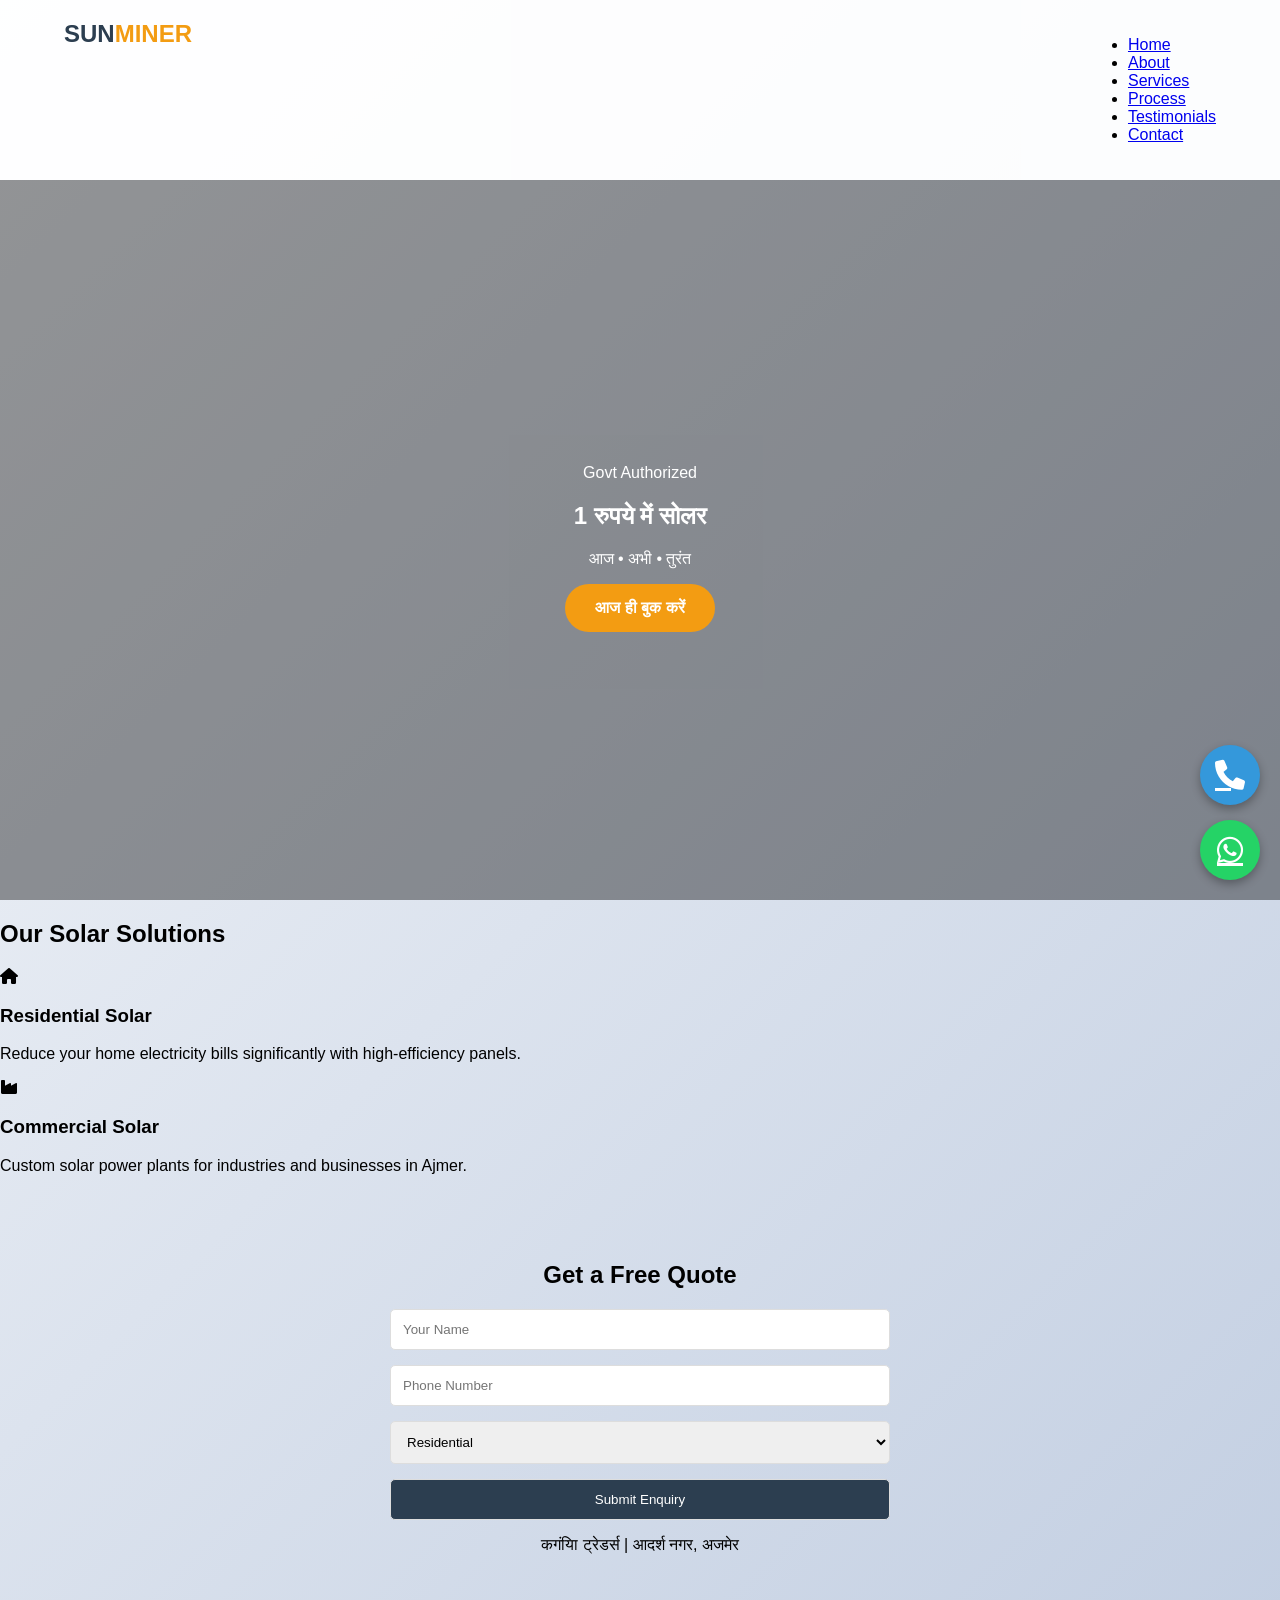
<file: index.html>
<!DOCTYPE html>
<html lang="en">
<head>
    <meta charset="UTF-8">
    <meta name="viewport" content="width=device-width, initial-scale=1.0">
    <title>Sunminer Solar - Best Solar Panel Installation in Ajmer, Rajasthan</title>
    <meta name="description" content="Sunminer provides Govt Authorized residential and commercial solar panel installation in Ajmer. Save money with solar today!">
    
    <!-- Animation Library CSS -->
    <link href="https://unpkg.com/aos@2.3.1/dist/aos.css" rel="stylesheet">
    <!-- Font Awesome for Icons -->
    <link rel="stylesheet" href="https://cdnjs.cloudflare.com/ajax/libs/font-awesome/6.0.0/css/all.min.css">
    <link rel="stylesheet" href="style.css">
</head>
<body>

    <!-- Navigation -->
    <nav>
    <div class="logo">SUN<span>MINER</span></div>
    <ul>
        <li><a href="index.html">Home</a></li>
        <li><a href="about.html">About</a></li>
        <li><a href="services.html">Services</a></li>
        <li><a href="process.html">Process</a></li>
        <li><a href="testimonials.html">Testimonials</a></li>
        <li><a href="contact.html">Contact</a></li>
    </ul>
</nav>

    <!-- Hero Section -->
    <section id="home" class="hero" data-aos="fade-up">
        <div class="hero-content">
            <p class="badge">Govt Authorized</p>
            <h1>1 रुपये में सोलर</h1>
            <p class="hindi-sub">आज • अभी • तुरंत</p>
            <a href="https://wa.me/919660330333" class="cta-btn">आज ही बुक करें</a>
        </div>
    </section>

    <!-- Services Section -->
    <section id="services" class="services">
        <h2 data-aos="fade-right">Our Solar Solutions</h2>
        <div class="service-grid">
            <div class="service-card" data-aos="zoom-in" data-aos-delay="100">
                <i class="fas fa-home"></i>
                <h3>Residential Solar</h3>
                <p>Reduce your home electricity bills significantly with high-efficiency panels.</p>
            </div>
            <div class="service-card" data-aos="zoom-in" data-aos-delay="200">
                <i class="fas fa-industry"></i>
                <h3>Commercial Solar</h3>
                <p>Custom solar power plants for industries and businesses in Ajmer.</p>
            </div>
        </div>
    </section>

    <!-- Floating Action Buttons -->
    <div class="floating-contact">
        <a href="tel:+919660330333" class="call-float" title="Call Now">
            <i class="fas fa-phone"></i>
        </a>
        <a href="https://wa.me/919660330333" class="wa-float" title="WhatsApp Us">
            <i class="fab fa-whatsapp"></i>
        </a>
    </div>

    <!-- Contact Form -->
    <section id="contact" class="contact-section" data-aos="fade-up">
        <h2>Get a Free Quote</h2>
        <form id="enquiryForm">
            <input type="text" placeholder="Your Name" required>
            <input type="tel" placeholder="Phone Number" required>
            <select>
                <option>Residential</option>
                <option>Commercial</option>
            </select>
            <button type="submit">Submit Enquiry</button>
        </form>
        <p class="address">कगंयिा ट्रेडर्स | आदर्श नगर, अजमेर</p>
    </section>

    <!-- Scripts -->
    <script src="https://unpkg.com/aos@2.3.1/dist/aos.js"></script>
    <script src="script.js"></script>
</body>
</html>
</file>
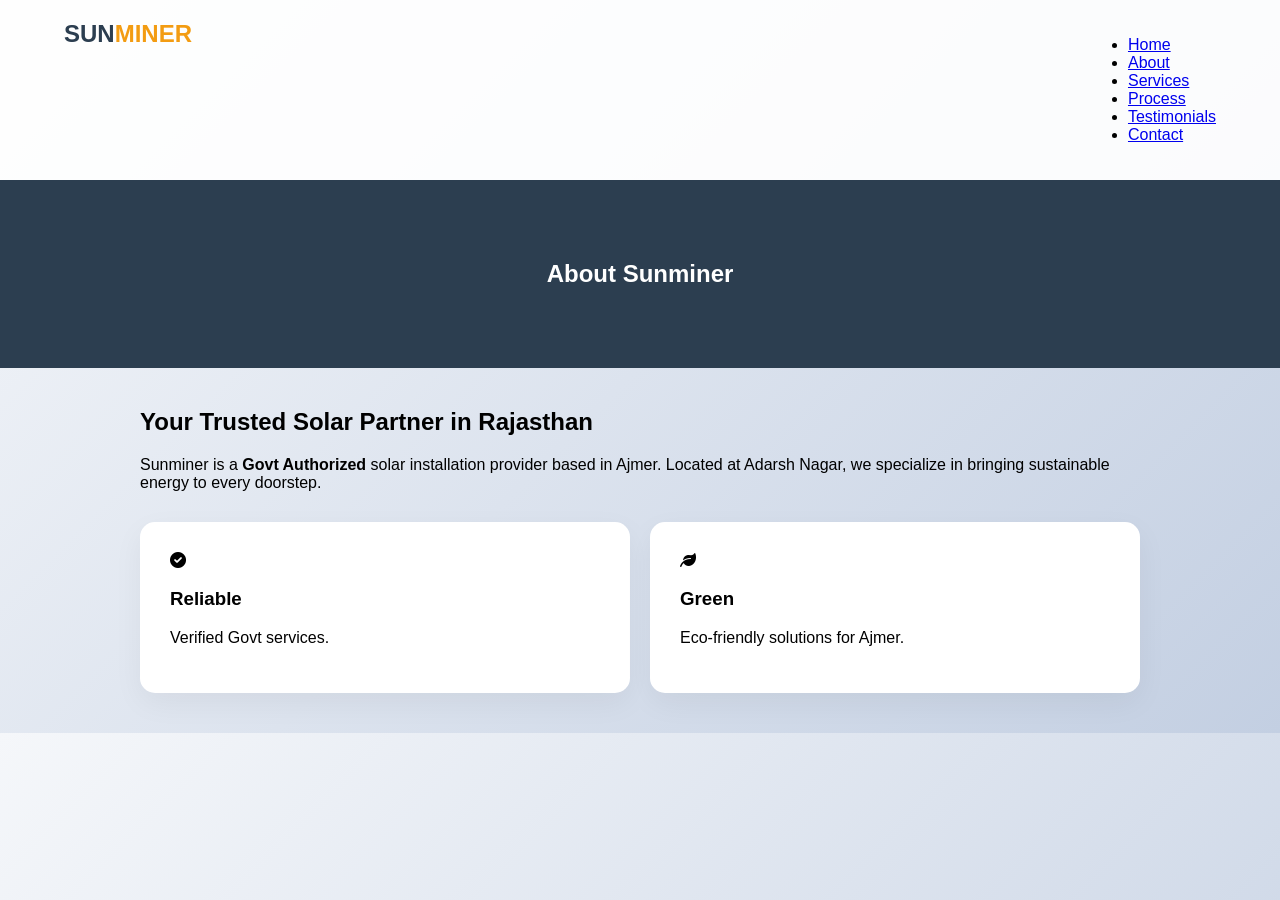
<file: about.html>
<!DOCTYPE html>
<html lang="en">
<head>
    <meta charset="UTF-8">
    <meta name="viewport" content="width=device-width, initial-scale=1.0">
    <title>About Sunminer - Leading Solar Experts in Ajmer</title>
    <link href="https://unpkg.com/aos@2.3.1/dist/aos.css" rel="stylesheet">
    <link rel="stylesheet" href="https://cdnjs.cloudflare.com/ajax/libs/font-awesome/6.0.0/css/all.min.css">
    <link rel="stylesheet" href="style.css">
</head>
<body>
    <nav>
    <div class="logo">SUN<span>MINER</span></div>
    <ul>
        <li><a href="index.html">Home</a></li>
        <li><a href="about.html">About</a></li>
        <li><a href="services.html">Services</a></li>
        <li><a href="process.html">Process</a></li>
        <li><a href="testimonials.html">Testimonials</a></li>
        <li><a href="contact.html">Contact</a></li>
    </ul>
</nav>
    <section class="page-header" data-aos="fade-down">
        <h1>About Sunminer</h1>
    </section>

    <section class="content-wrapper" data-aos="fade-up">
        <div class="container">
            <h2>Your Trusted Solar Partner in Rajasthan</h2>
            <p>Sunminer is a <strong>Govt Authorized</strong> solar installation provider based in Ajmer. Located at Adarsh Nagar, we specialize in bringing sustainable energy to every doorstep.</p>
            <div class="mission-grid">
                <div class="card">
                    <i class="fas fa-check-circle"></i>
                    <h3>Reliable</h3>
                    <p>Verified Govt services.</p>
                </div>
                <div class="card">
                    <i class="fas fa-leaf"></i>
                    <h3>Green</h3>
                    <p>Eco-friendly solutions for Ajmer.</p>
                </div>
            </div>
        </div>
    </section>

    <script src="https://unpkg.com/aos@2.3.1/dist/aos.js"></script>
    <script src="script.js"></script>
</body>
</html>
</file>
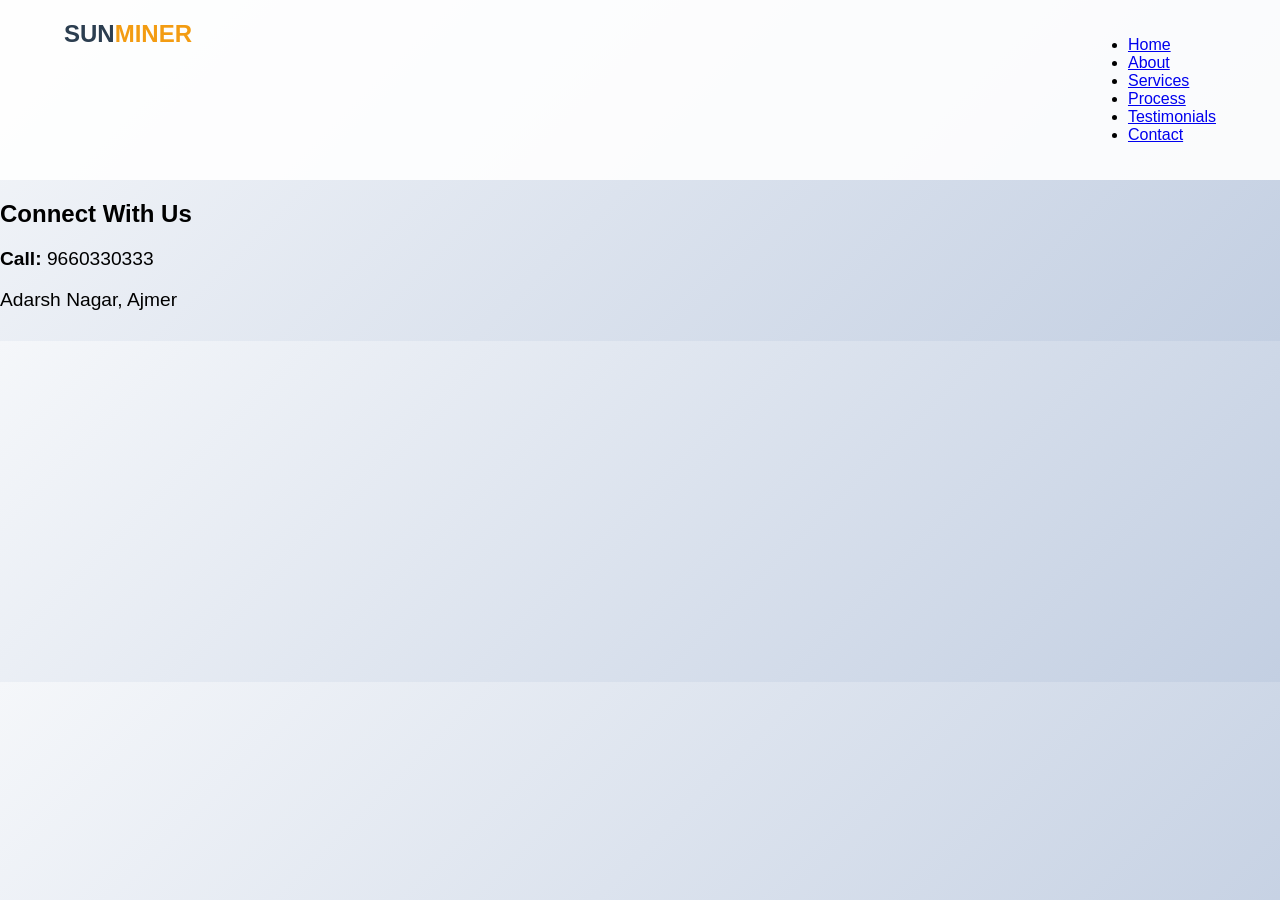
<file: contact.html>
<!DOCTYPE html>
<html lang="en">
<head>
    <meta charset="UTF-8">
    <title>Contact Sunminer Ajmer</title>
    <link href="https://unpkg.com/aos@2.3.1/dist/aos.css" rel="stylesheet">
    <link rel="stylesheet" href="style.css">
</head>
<body>
    <nav>
    <div class="logo">SUN<span>MINER</span></div>
    <ul>
        <li><a href="index.html">Home</a></li>
        <li><a href="about.html">About</a></li>
        <li><a href="services.html">Services</a></li>
        <li><a href="process.html">Process</a></li>
        <li><a href="testimonials.html">Testimonials</a></li>
        <li><a href="contact.html">Contact</a></li>
    </ul>
</nav>
    <section class="contact-full" data-aos="zoom-in">
        <h1>Connect With Us</h1>
        <div class="contact-info">
            <p><i class="fas fa-phone"></i> <strong>Call:</strong> 9660330333</p>
            <p><i class="fas fa-map-marker-alt"></i> Adarsh Nagar, Ajmer</p>
        </div>
        <!-- Reuse the enquiry form from index.html here -->
    </section>

    <script src="https://unpkg.com/aos@2.3.1/dist/aos.js"></script>
    <script src="script.js"></script>
</body>
</html>
</file>
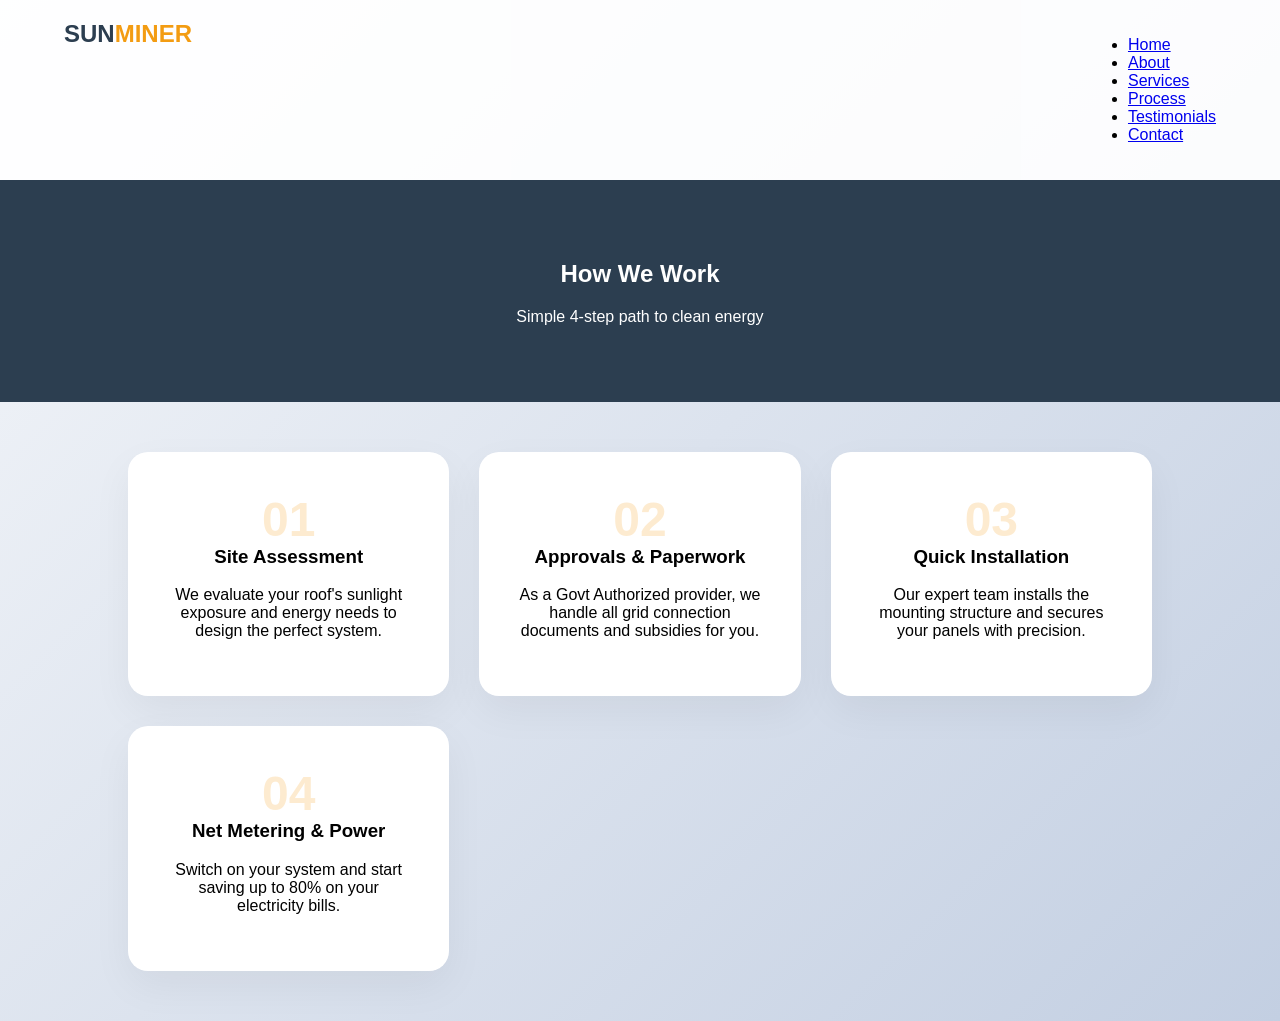
<file: process.html>
<!DOCTYPE html>
<html lang="en">
<head>
    <meta charset="UTF-8">
    <title>Our Process - Sunminer Solar Ajmer</title>
    <link href="https://unpkg.com/aos@2.3.1/dist/aos.css" rel="stylesheet">
    <link rel="stylesheet" href="https://cdnjs.cloudflare.com/ajax/libs/font-awesome/6.0.0/css/all.min.css">
    <link rel="stylesheet" href="style.css">
</head>
<body>
    <nav>
    <div class="logo">SUN<span>MINER</span></div>
    <ul>
        <li><a href="index.html">Home</a></li>
        <li><a href="about.html">About</a></li>
        <li><a href="services.html">Services</a></li>
        <li><a href="process.html">Process</a></li>
        <li><a href="testimonials.html">Testimonials</a></li>
        <li><a href="contact.html">Contact</a></li>
    </ul>
</nav>

    <section class="page-header" data-aos="fade-down">
        <h1>How We Work</h1>
        <p>Simple 4-step path to clean energy</p>
    </section>

    <section class="process-container">
        <div class="step" data-aos="fade-up">
            <div class="step-num">01</div>
            <h3>Site Assessment</h3>
            <p>We evaluate your roof's sunlight exposure and energy needs to design the perfect system.</p>
        </div>
        <div class="step" data-aos="fade-up" data-aos-delay="100">
            <div class="step-num">02</div>
            <h3>Approvals & Paperwork</h3>
            <p>As a Govt Authorized provider, we handle all grid connection documents and subsidies for you.</p>
        </div>
        <div class="step" data-aos="fade-up" data-aos-delay="200">
            <div class="step-num">03</div>
            <h3>Quick Installation</h3>
            <p>Our expert team installs the mounting structure and secures your panels with precision.</p>
        </div>
        <div class="step" data-aos="fade-up" data-aos-delay="300">
            <div class="step-num">04</div>
            <h3>Net Metering & Power</h3>
            <p>Switch on your system and start saving up to 80% on your electricity bills.</p>
        </div>
    </section>

    <script src="https://unpkg.com/aos@2.3.1/dist/aos.js"></script>
    <script src="script.js"></script>
</body>
</html>
</file>
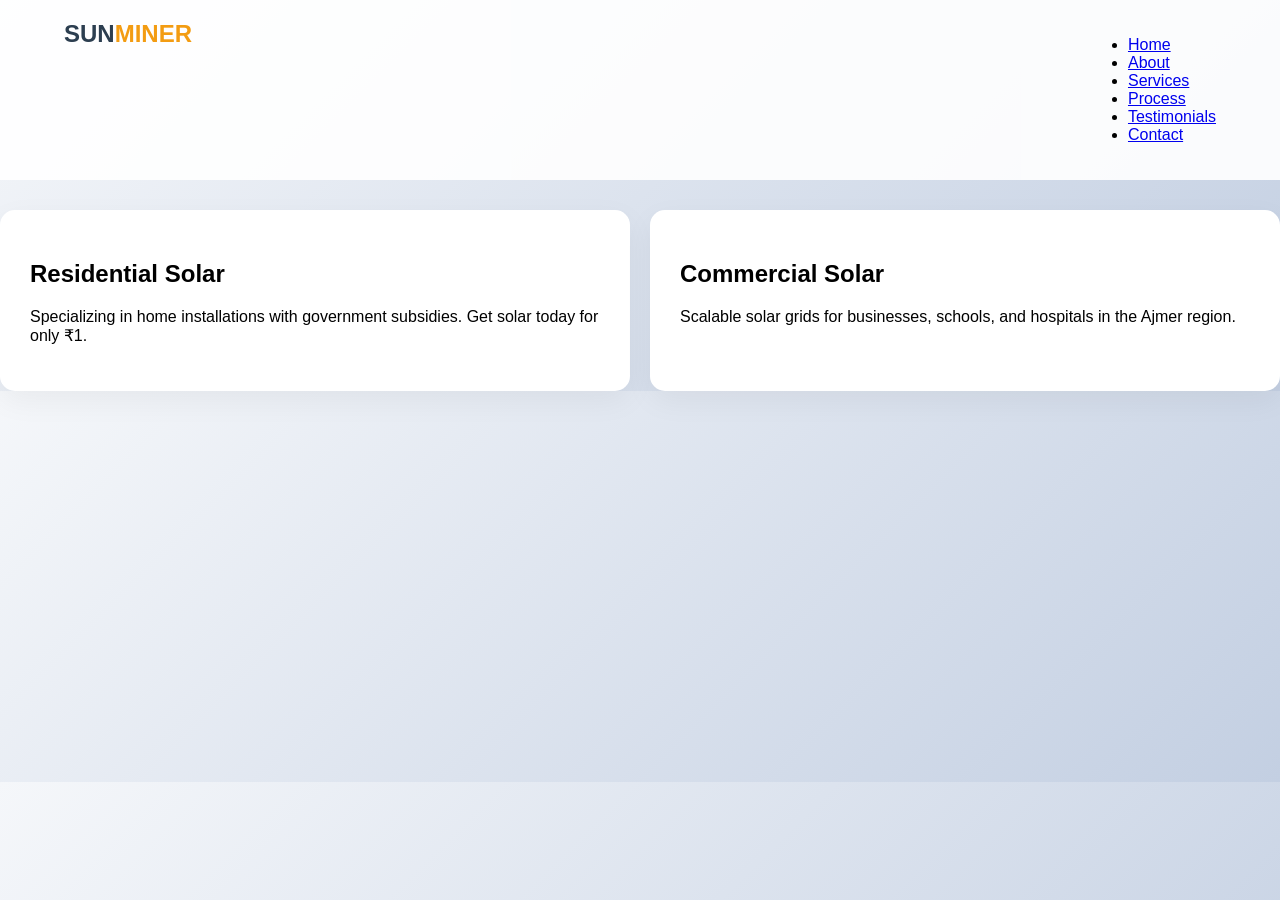
<file: services.html>
<!DOCTYPE html>
<html lang="en">
<head>
    <meta charset="UTF-8">
    <title>Our Services - Sunminer Solar Solutions</title>
    <link href="https://unpkg.com/aos@2.3.1/dist/aos.css" rel="stylesheet">
    <link rel="stylesheet" href="style.css">
</head>
<body>
    <nav>
    <div class="logo">SUN<span>MINER</span></div>
    <ul>
        <li><a href="index.html">Home</a></li>
        <li><a href="about.html">About</a></li>
        <li><a href="services.html">Services</a></li>
        <li><a href="process.html">Process</a></li>
        <li><a href="testimonials.html">Testimonials</a></li>
        <li><a href="contact.html">Contact</a></li>
    </ul>
</nav>
    <section class="services-detail">
        <div class="service-box" data-aos="fade-right">
            <h2>Residential Solar</h2>
            <p>Specializing in home installations with government subsidies. Get solar today for only ₹1.</p>
        </div>
        <div class="service-box" data-aos="fade-left">
            <h2>Commercial Solar</h2>
            <p>Scalable solar grids for businesses, schools, and hospitals in the Ajmer region.</p>
        </div>
    </section>
    
    <script src="https://unpkg.com/aos@2.3.1/dist/aos.js"></script>
    <script src="script.js"></script>
</body>
</html>
</file>
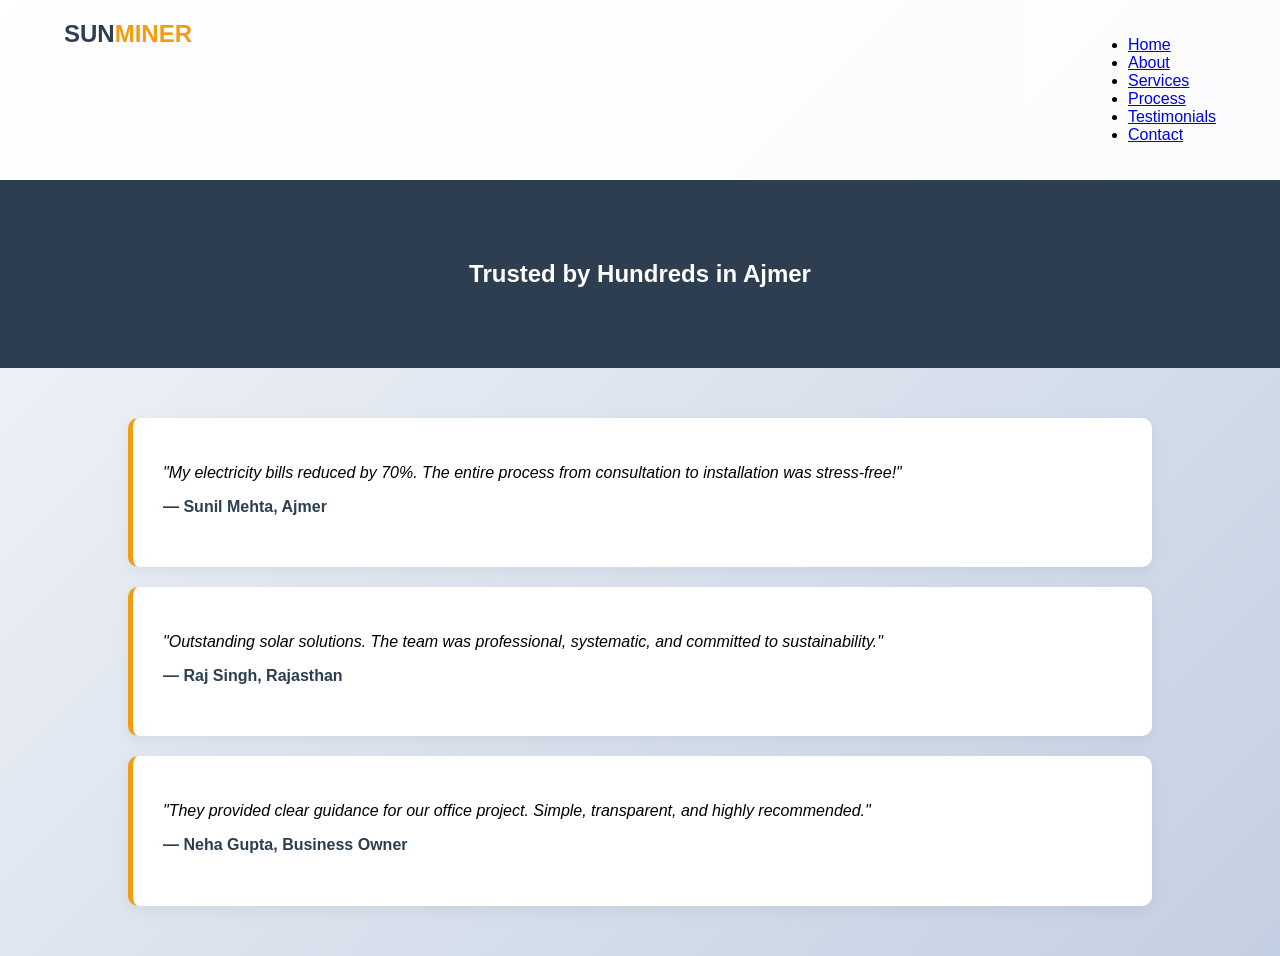
<file: testimonials.html>
<!DOCTYPE html>
<html lang="en">
<head>
    <meta charset="UTF-8">
    <title>Customer Stories - Sunminer Solar</title>
    <link href="https://unpkg.com/aos@2.3.1/dist/aos.css" rel="stylesheet">
    <link rel="stylesheet" href="style.css">
</head>
<body>
    <nav>
    <div class="logo">SUN<span>MINER</span></div>
    <ul>
        <li><a href="index.html">Home</a></li>
        <li><a href="about.html">About</a></li>
        <li><a href="services.html">Services</a></li>
        <li><a href="process.html">Process</a></li>
        <li><a href="testimonials.html">Testimonials</a></li>
        <li><a href="contact.html">Contact</a></li>
    </ul>
</nav>

    <section class="page-header" data-aos="fade-down">
        <h1>Trusted by Hundreds in Ajmer</h1>
    </section>

    <section class="testimonials-grid">
        <div class="testi-card" data-aos="zoom-in">
            <p>"My electricity bills reduced by 70%. The entire process from consultation to installation was stress-free!"</p>
            <h4>— Sunil Mehta, Ajmer</h4>
        </div>
        <div class="testi-card" data-aos="zoom-in" data-aos-delay="100">
            <p>"Outstanding solar solutions. The team was professional, systematic, and committed to sustainability."</p>
            <h4>— Raj Singh, Rajasthan</h4>
        </div>
        <div class="testi-card" data-aos="zoom-in" data-aos-delay="200">
            <p>"They provided clear guidance for our office project. Simple, transparent, and highly recommended."</p>
            <h4>— Neha Gupta, Business Owner</h4>
        </div>
    </section>

    <script src="https://unpkg.com/aos@2.3.1/dist/aos.js"></script>
    <script src="script.js"></script>
</body>
</html>
</file>
<file: style.css>
:root {
    --primary: #f39c12;
    --secondary: #2c3e50;
    --white: #ffffff;
    --whatsapp: #25d366;
}

body {
    font-family: 'Segoe UI', Tahoma, Geneva, Verdana, sans-serif;
    margin: 0;
    overflow-x: hidden;
    scroll-behavior: smooth;
    background: linear-gradient(135deg, #f5f7fa 0%, #c3cfe2 100%);
}

nav {
    display: flex;
    justify-content: space-between;
    padding: 20px 5%;
    background: rgba(255, 255, 255, 0.9);
    position: sticky;
    top: 0;
    z-index: 1000;
}
.page-header {
    background: var(--secondary);
    color: white;
    padding: 60px 20px;
    text-align: center;
}

.container {
    max-width: 1000px;
    margin: 40px auto;
    padding: 0 20px;
}

.mission-grid, .services-detail {
    display: flex;
    gap: 20px;
    margin-top: 30px;
    flex-wrap: wrap;
}

.card, .service-box {
    flex: 1;
    min-width: 300px;
    background: white;
    padding: 30px;
    border-radius: 15px;
    box-shadow: 0 10px 30px rgba(0,0,0,0.05);
}

.contact-info {
    font-size: 1.2rem;
    margin-bottom: 30px;
}

/* Process Styling */
.process-container {
    display: grid;
    grid-template-columns: repeat(auto-fit, minmax(250px, 1fr));
    gap: 30px;
    padding: 50px 10%;
}

.step {
    background: white;
    padding: 40px;
    border-radius: 20px;
    text-align: center;
    box-shadow: 0 15px 40px rgba(0,0,0,0.05);
    transition: transform 0.3s ease;
}

.step:hover { transform: translateY(-10px); }

.step-num {
    font-size: 3rem;
    font-weight: 800;
    color: rgba(243, 156, 18, 0.2);
    margin-bottom: -20px;
}

/* Testimonials Styling */
.testimonials-grid {
    padding: 50px 10%;
    display: grid;
    gap: 20px;
}

.testi-card {
    background: white;
    padding: 30px;
    border-left: 5px solid var(--primary);
    border-radius: 10px;
    font-style: italic;
    box-shadow: 0 5px 15px rgba(0,0,0,0.05);
}

.testi-card h4 {
    margin-top: 15px;
    font-style: normal;
    color: var(--secondary);
}

.logo { font-weight: bold; font-size: 1.5rem; color: var(--secondary); }
.logo span { color: var(--primary); }

.hero {
    height: 80vh;
    display: flex;
    align-items: center;
    justify-content: center;
    text-align: center;
    background: url('https://images.unsplash.com/photo-1509391366360-2e959784a276?q=80&w=2070') center/cover;
    color: white;
    position: relative;
}

.hero::after {
    content: '';
    position: absolute;
    top: 0; left: 0; right: 0; bottom: 0;
    background: rgba(0,0,0,0.4);
}

.hero-content { position: relative; z-index: 1; }

.cta-btn {
    background: var(--primary);
    color: white;
    padding: 15px 30px;
    border-radius: 30px;
    text-decoration: none;
    font-weight: bold;
    display: inline-block;
    transition: transform 0.3s;
}

.cta-btn:hover { transform: scale(1.1); }

/* Floating Buttons */
.floating-contact {
    position: fixed;
    bottom: 20px;
    right: 20px;
    display: flex;
    flex-direction: column;
    gap: 15px;
    z-index: 2000;
}

.wa-float, .call-float {
    width: 60px;
    height: 60px;
    border-radius: 50%;
    display: flex;
    align-items: center;
    justify-content: center;
    color: white;
    font-size: 30px;
    box-shadow: 0 4px 10px rgba(0,0,0,0.3);
}

.wa-float { background: var(--whatsapp); }
.call-float { background: #3498db; }

/* Responsive Form */
.contact-section { padding: 50px 10%; text-align: center; }
form { display: flex; flex-direction: column; max-width: 500px; margin: auto; gap: 15px; }
input, select, button { padding: 12px; border-radius: 5px; border: 1px solid #ddd; }
button { background: var(--secondary); color: white; cursor: pointer; }
</file>
